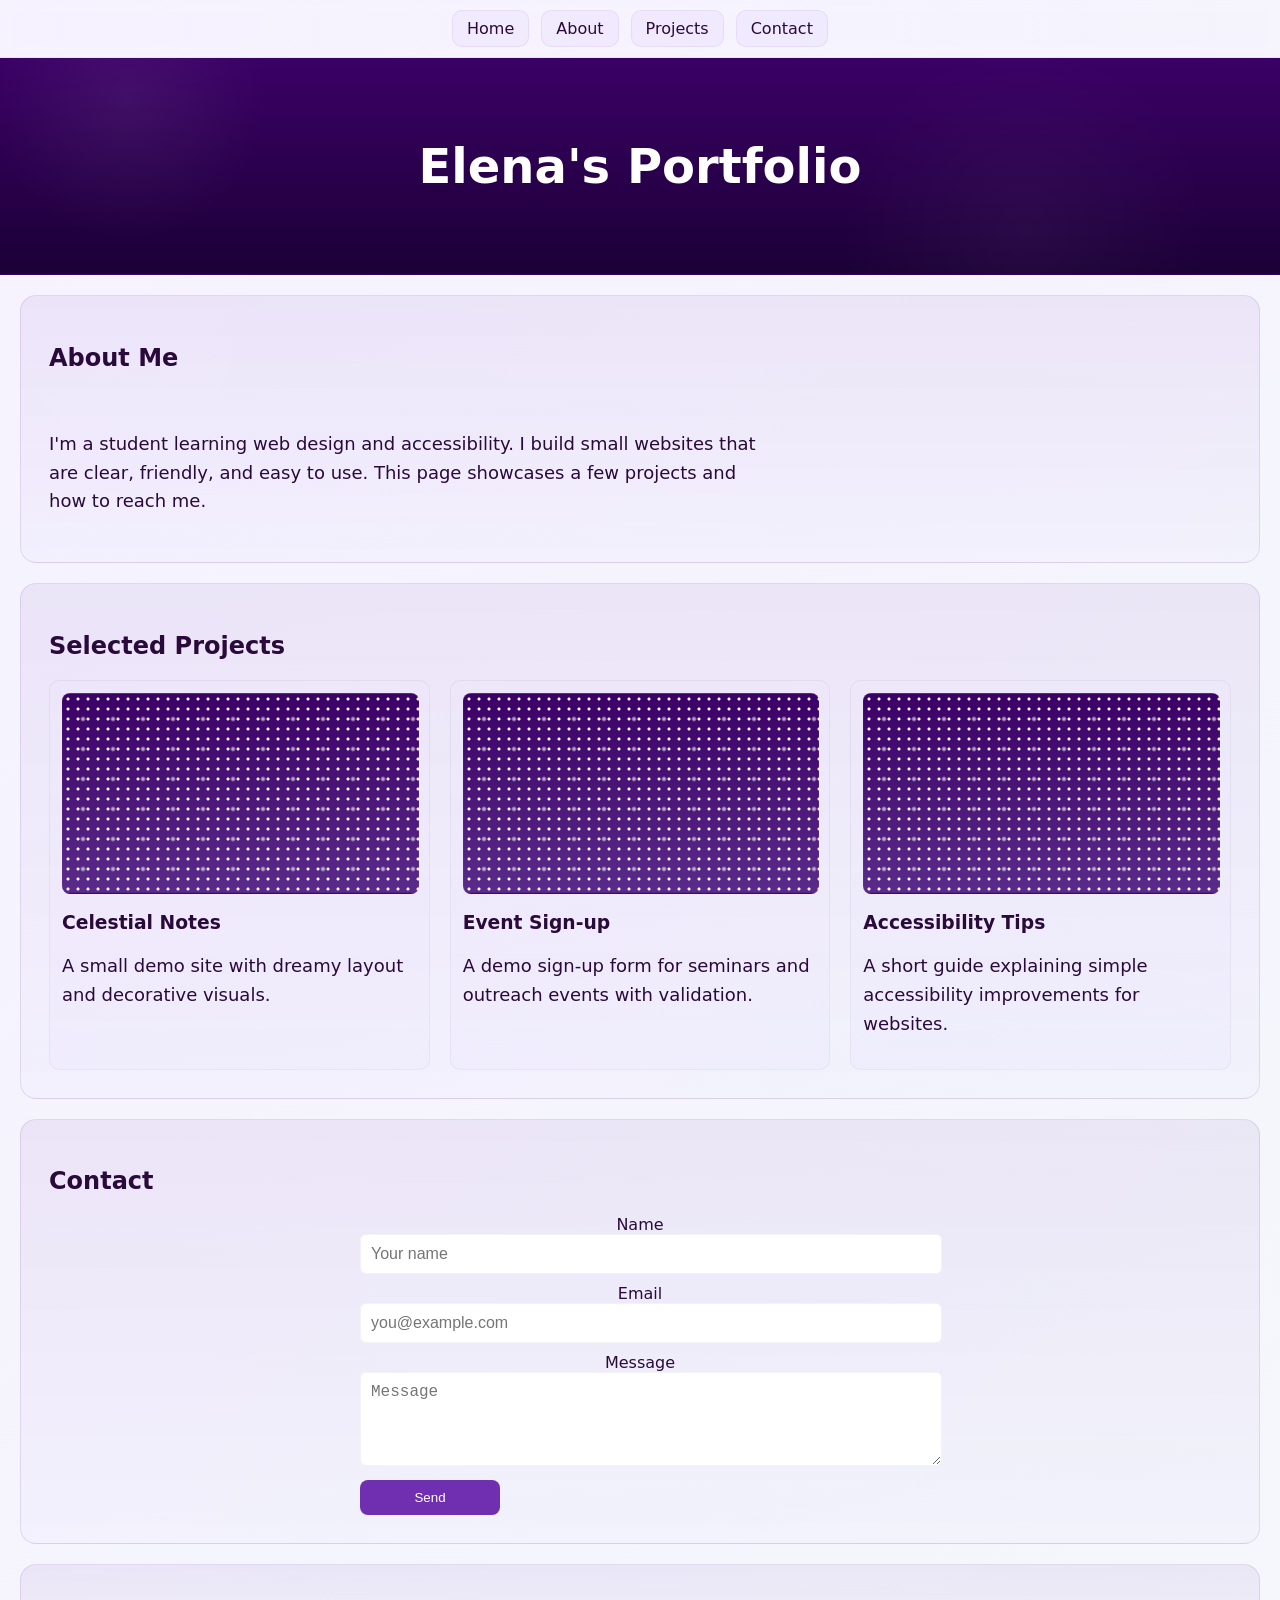
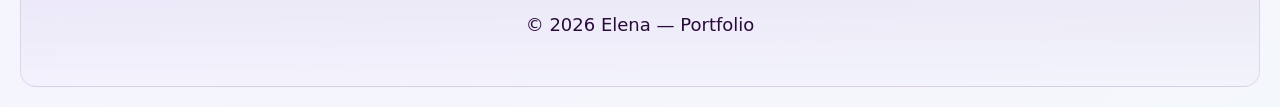
<file: portfolio.html>
<!DOCTYPE html>
<html lang="en">
<head>
  <meta charset="utf-8" />
  <meta name="viewport" content="width=device-width, initial-scale=1" />
  <title>Portfolio — Elena</title>
  <link href="style.css" rel="stylesheet" type="text/css" />
</head>
<body>
  <div class="navbar">
    <a class="navlinks" href="index.html">Home</a>
    <a class="navlinks" href="#about">About</a>
    <a class="navlinks" href="#projects">Projects</a>
    <a class="navlinks" href="#contact">Contact</a>
  </div>

  <header class="portfolio-header">
    <h1 class="organization">Elena's Portfolio</h1>
  </header>

  <main class="firstsection" id="about">
    <h2 class="area">About Me</h2>
    <p class="paragraph1">I'm a student learning web design and accessibility. I build small websites that are clear, friendly, and easy to use. This page showcases a few projects and how to reach me.</p>
  </main>

  <section class="section" id="projects">
    <h2 class="area">Selected Projects</h2>
    <div class="portfolio-grid">
      <article class="card">
        <div class="project-img" role="img" aria-label="Starry decorative background"></div>
        <h3>Celestial Notes</h3>
        <p>A small demo site with dreamy layout and decorative visuals.</p>
      </article>

      <article class="card">
        <div class="project-img" role="img" aria-label="Starry decorative background"></div>
        <h3>Event Sign-up</h3>
        <p>A demo sign-up form for seminars and outreach events with validation.</p>
      </article>

      <article class="card">
        <div class="project-img" role="img" aria-label="Starry decorative background"></div>
        <h3>Accessibility Tips</h3>
        <p>A short guide explaining simple accessibility improvements for websites.</p>
      </article>
    </div>
  </section>

  <section class="contact" id="contact">
    <h2 class="area">Contact</h2>
    <form class="contact-form" action="#" method="post">
      <label>Name<br /><input type="text" name="name" placeholder="Your name" /></label>
      <label>Email<br /><input type="email" name="email" placeholder="you@example.com" /></label>
      <label>Message<br /><textarea name="message" rows="4" placeholder="Message"></textarea></label>
      <button type="submit">Send</button>
    </form>
  </section>

  <footer class="section">
    <p style="text-align:center">© 2026 Elena — Portfolio</p>
  </footer>
</body>
</html>
</file>
<file: style.css>
/* Theme variables (purple + gray fantasy) */
:root{
    --bg-1: #f3eff9; /* pale lavender */
    --purple-900: #2a0a3a; /* deep purple */
    --purple-600: #6f2fb0; /* vivid purple */
    --purple-300: #cfa6ff; /* soft lavender */
    --gray-200: #e6e8ee;
    --card-bg: linear-gradient(180deg, rgba(122,58,180,0.08), rgba(200,170,255,0.04));
    --accent: #d7b8ff;
}

/* Page background with subtle stars for a fantasy feel */
body{
    margin:0;
    font-family: system-ui, -apple-system, 'Segoe UI', Roboto, 'Helvetica Neue', Arial;
    background: radial-gradient(circle at 10% 20%, rgba(255,255,255,0.06) 0, transparent 20%),
                radial-gradient(circle at 80% 80%, rgba(255,255,255,0.04) 0, transparent 25%),
                linear-gradient(135deg, #f6f2ff 0%, #f4f7fb 100%);
    color: var(--purple-900);
}

header{
    background: linear-gradient(180deg, rgba(111,47,176,0.9), rgba(42,10,58,0.9)),
                url('https://lupusla.org/wp-content/uploads/2023/06/Lupus-LA-Benefits-of-Service-Dogs.jpg') center/cover no-repeat;
    color: white;
    padding: 100px 16px;
    text-align:center;
    border-bottom: 1px solid rgba(0,0,0,0.08);
}

/* Shared card style for sections */
.card-like, .firstsection, .section, .section3, .contact {
    background: var(--card-bg);
    margin: 20px;
    padding: 28px;
    border-radius: 16px;
    border: 1px solid rgba(90,40,120,0.12);
}

.firstsection{
    display:flex;
    gap:20px;
    flex-wrap:wrap;
    align-items:flex-start;
}

.section3{
    display:flex;
    gap:20px;
    flex-wrap:wrap;
    align-items:flex-start;
}

.section{
}

.contact{
    text-align:center;
}

.organization{
    font-size:48px;
    margin:0;
}

p{ font-size:18px; line-height:1.6; }

.rights{ font-size:18px; margin-top:12px; display:inline-block; }

.paragraph1{ max-width:720px; }

.paragraph2{ max-width:640px; }

hr{ border:none; border-top:1px solid rgba(0,0,0,0.06); margin:18px 0; }

.doggo{ max-width:500px; width:100%; height:auto; border-radius:10px; border:1px solid rgba(0,0,0,0.08); }

.lab{ max-width:420px; width:100%; height:auto; border-radius:10px; }

.area{ flex-basis:100%; display:flex; align-items:center; justify-content:flex-start; gap:12px; margin-left:0; }

.app{ width:75px; vertical-align:middle; }

/* Sticky navbar */
.navbar{
    position:sticky;
    top:0;
    z-index:1000;
    display:flex;
    gap:12px;
    justify-content:center;
    align-items:center;
    padding:10px 16px;
    backdrop-filter: blur(6px);
    background: linear-gradient(90deg, rgba(255,255,255,0.06), rgba(255,255,255,0.02));
    border-bottom:1px solid rgba(90,40,120,0.08);
}

.navlinks{
    color: var(--purple-900);
    text-decoration:none;
    padding:8px 14px;
    border-radius:10px;
    background: rgba(200,170,255,0.12);
    border: 1px solid rgba(120,60,160,0.08);
    transition: transform .15s ease, box-shadow .15s ease;
}
.navlinks:hover{ transform:translateY(-2px); box-shadow:0 6px 18px rgba(80,40,120,0.08); }

.navlinks:active{ transform:translateY(0); }

/* --- Portfolio page styles --- */
.portfolio-grid{ display:grid; grid-template-columns: repeat(auto-fit, minmax(220px,1fr)); gap:20px; margin-top:20px; }
.card{ background: linear-gradient(180deg, rgba(255,255,255,0.02), rgba(200,170,255,0.04)); border:1px solid rgba(90,40,120,0.06); padding:12px; border-radius:10px; }
.project-img{ width:100%; height:auto; display:block; border-radius:8px; margin-bottom:10px; border:1px solid rgba(0,0,0,0.04); }
.contact-form{ display:grid; gap:10px; max-width:560px; margin:0 auto; }
.contact-form input, .contact-form textarea{ width:100%; padding:10px; border-radius:6px; border:1px solid rgba(80,40,120,0.06); font-size:16px; }
.contact-form button{ width:140px; padding:10px; background:var(--purple-600); color:white; border-radius:8px; border:none; cursor:pointer; }

/* ensure headings scale */
.firstsection .organization, .organization{ font-size:48px; }

/* Portfolio-specific decorative header (no service-dog images) */
.portfolio-header{
        background: radial-gradient(circle at 10% 20%, rgba(255,255,255,0.06) 0, transparent 12%),
                                radial-gradient(circle at 80% 80%, rgba(255,255,255,0.04) 0, transparent 18%),
                                linear-gradient(180deg,#3b0066,#1b0036);
        color: white;
        padding: 80px 16px;
        text-align: center;
}

/* Replace project <img> with decorative starry panels */
.project-img{
        width:100%;
        padding-top:56%; /* 16:9 ratio */
        border-radius:8px;
        margin-bottom:10px;
        background-color:#2b003f;
        background-image:
            radial-gradient(circle, rgba(255,255,255,0.95) 1px, transparent 2px),
            radial-gradient(circle, rgba(255,255,255,0.6) 1px, transparent 3px),
            linear-gradient(180deg,#3b0066,#5a2b8a);
        background-size: 10px 10px, 30px 30px, cover;
        background-position: 0 0, 5px 10px, center;
        border:1px solid rgba(255,255,255,0.03);
}
</file>
